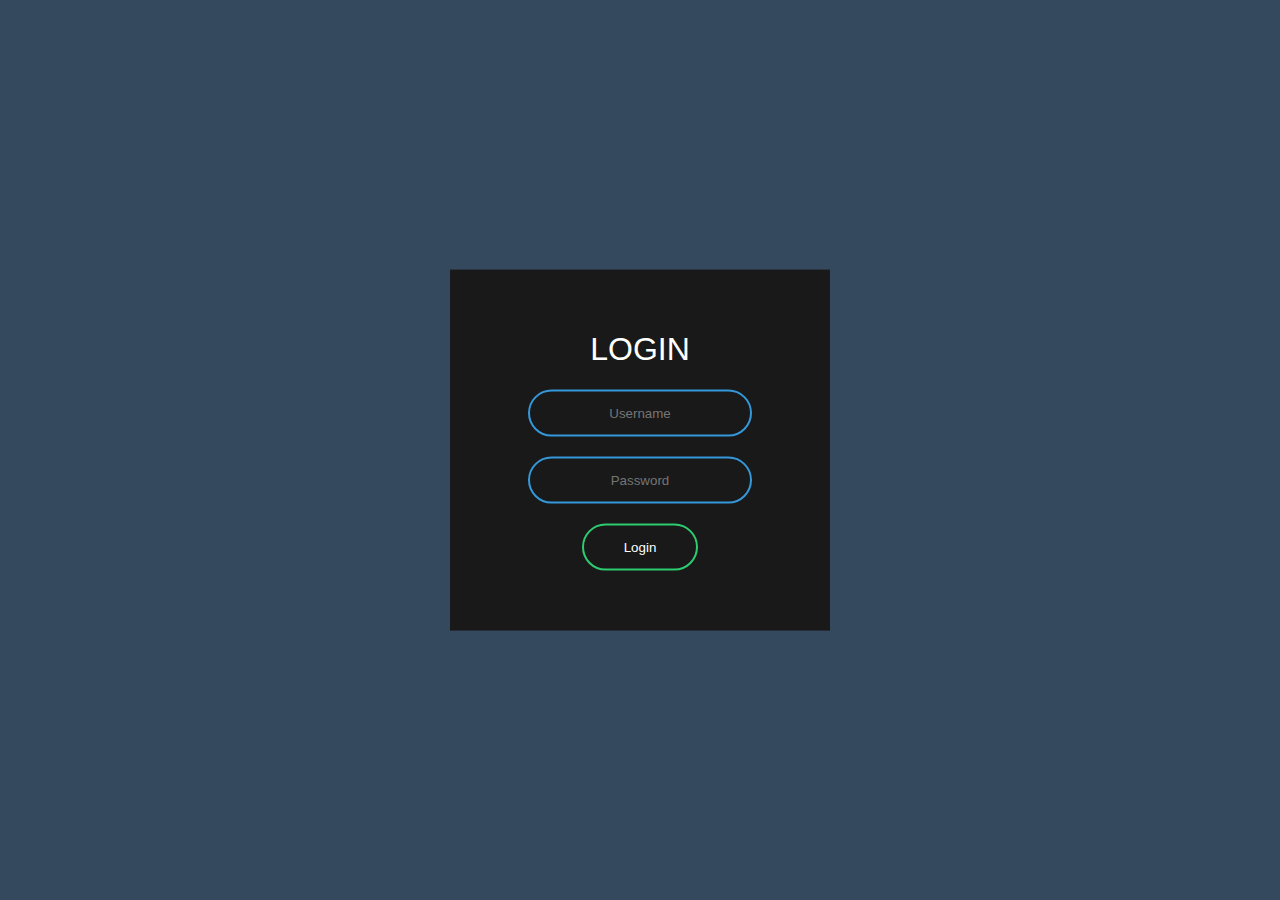
<file: Animated Login Form/index.html>
<!DOCTYPE html>
<html lang="en">
<head>
    <meta charset="UTF-8">
    <meta http-equiv="X-UA-Compatible" content="IE=edge">
    <meta name="viewport" content="width=device-width, initial-scale=1.0">
    <title>Document</title>
    <link rel="stylesheet" href="style.css">
</head>
<body>
    <form class="box" action="index.html" method="POST">
        <h1>Login</h1>
        <input type="text" name="" placeholder="Username">
        <input type="password" name="" placeholder="Password">
        <input type="submit" name="" value="Login">
    </form>
</body>
</html>
</file>
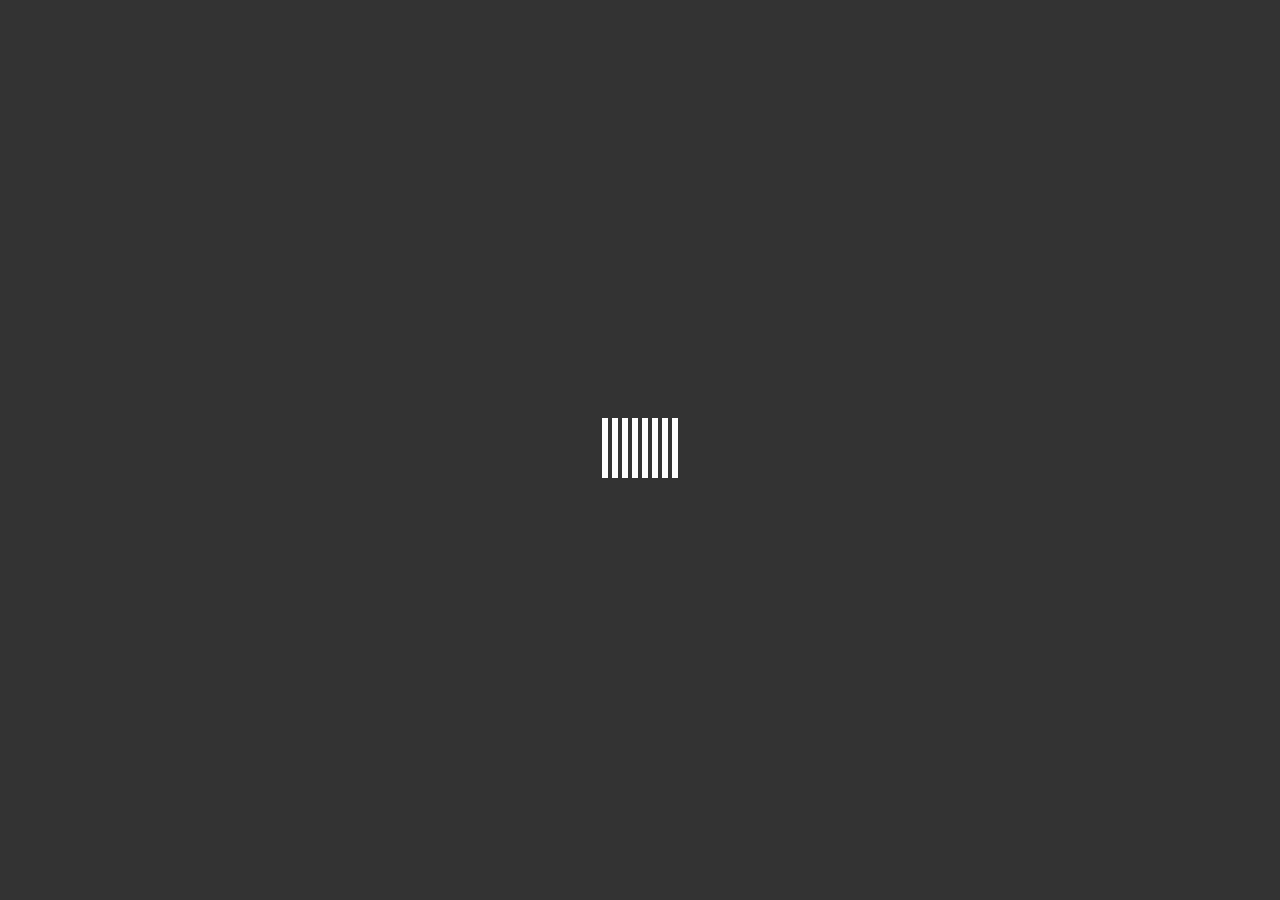
<file: Awesome loading screen/index.html>
<!DOCTYPE html>
<html lang="en">
<head>
    <meta charset="UTF-8">
    <meta http-equiv="X-UA-Compatible" content="IE=edge">
    <meta name="viewport" content="width=device-width, initial-scale=1.0">
    <title>Document</title>
    <link rel="stylesheet" href="style.css">
</head>
<body>
    <div class="middle">
        <div class="bar bar1"></div>
        <div class="bar bar2"></div>
        <div class="bar bar3"></div>
        <div class="bar bar4"></div>
        <div class="bar bar5"></div>
        <div class="bar bar6"></div>
        <div class="bar bar7"></div>
        <div class="bar bar8"></div>
    </div>
</body>
</html>
</file>
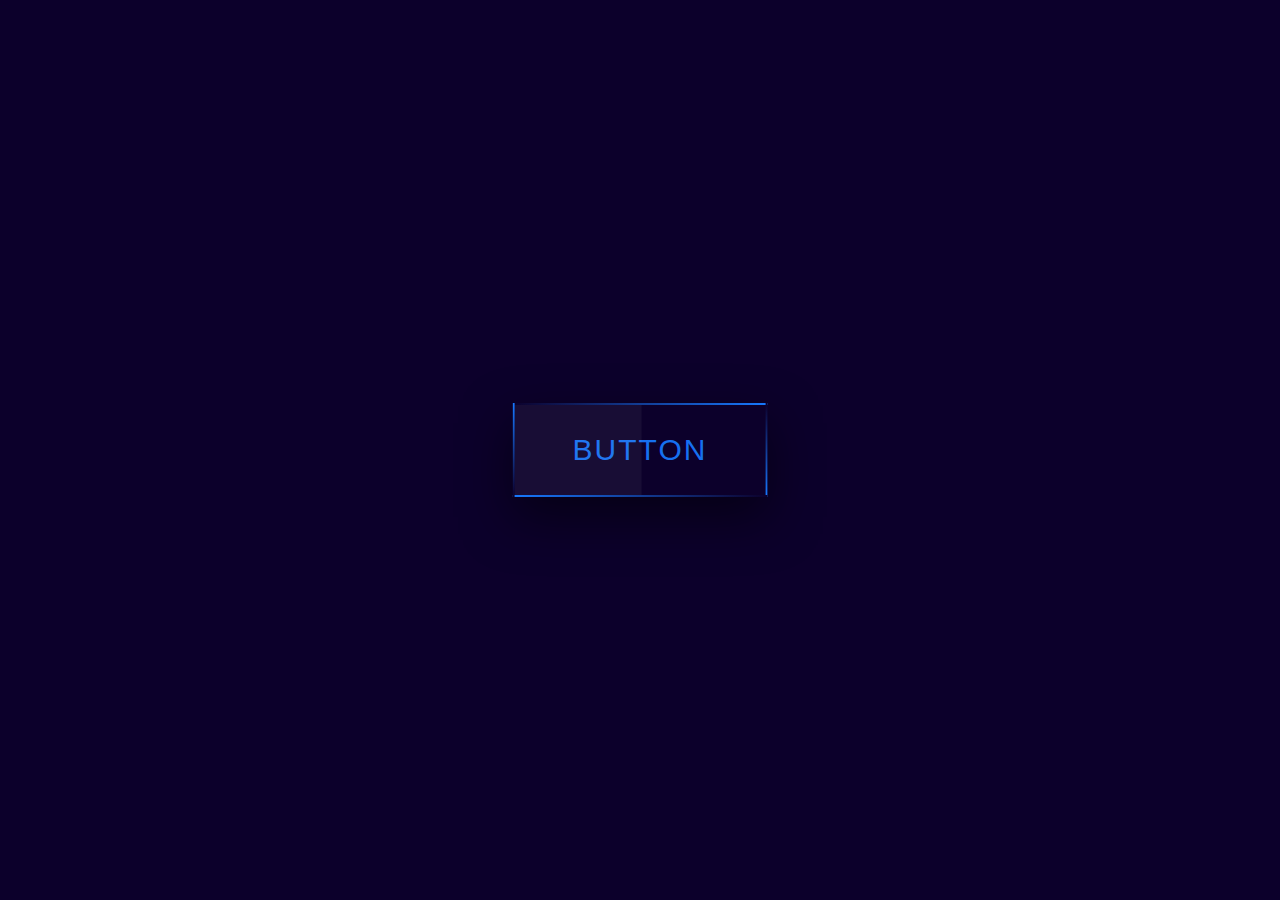
<file: Button Animation Effects/index.html>
<!DOCTYPE html>
<html lang="en">
<head>
    <meta charset="UTF-8">
    <meta http-equiv="X-UA-Compatible" content="IE=edge">
    <meta name="viewport" content="width=device-width, initial-scale=1.0">
    <title>Document</title>
    <link rel="stylesheet" href="style.css">
</head>
<body>
    <a href="#">
        <span></span>
        <span></span>
        <span></span>
        <span></span>
        Button
    </a>
</body>
</html>
</file>
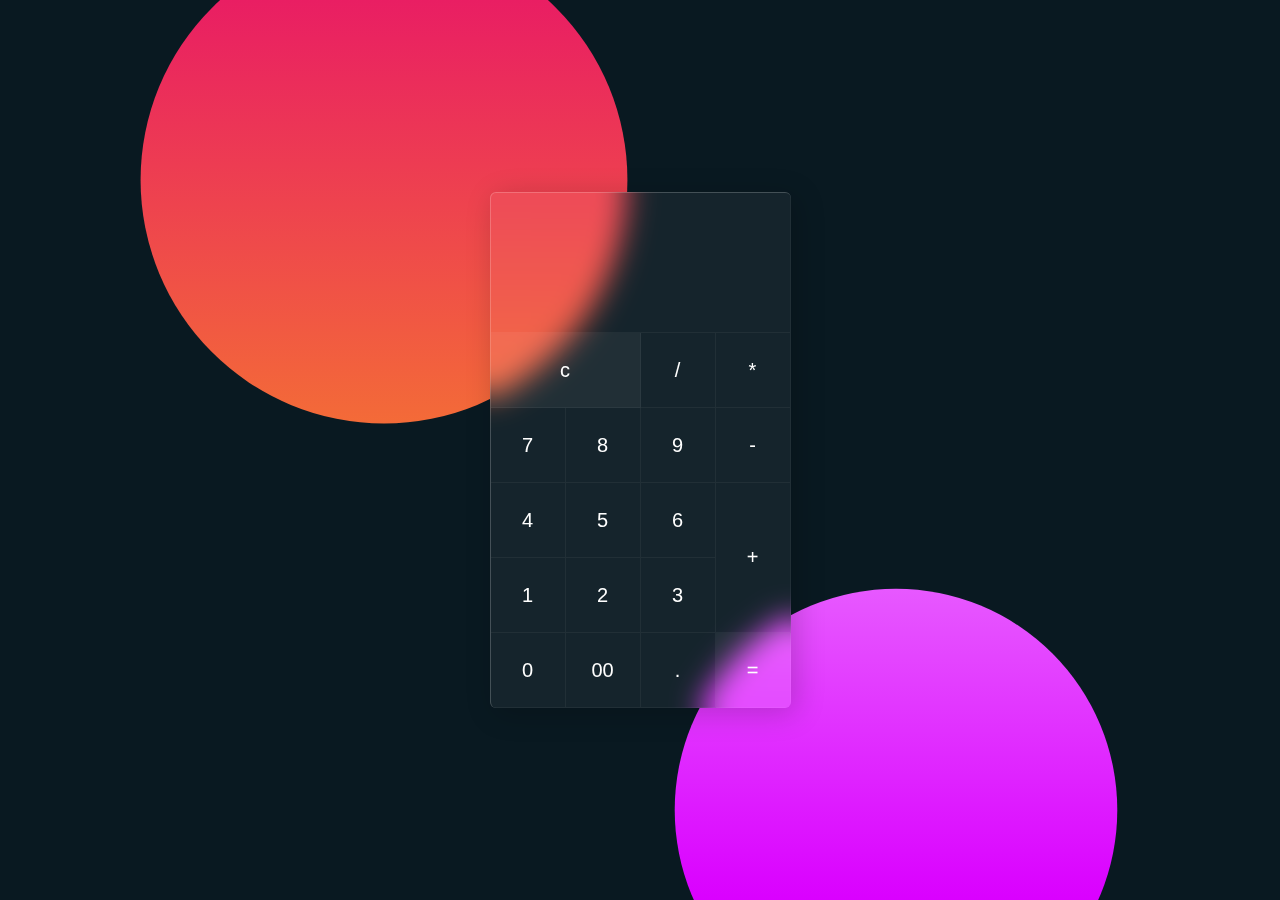
<file: Calc/index.html>
<!DOCTYPE html>
<html lang="en">
<head>
    <meta charset="UTF-8">
    <meta http-equiv="X-UA-Compatible" content="IE=edge">
    <meta name="viewport" content="width=device-width, initial-scale=1.0">
    <title>Calc</title>
    <link rel="stylesheet" href="style.css">
</head>
<body>
    <div class="container">
        <form class="calculator" name="calc">
            <input type="text" readonly class="value" name="txt"/>
            <span class="num clear" onclick="calc.txt.value = ''">c</span>
            <span class="num" onclick="document.calc.txt.value += '/'">/</span>
            <span class="num" onclick="document.calc.txt.value += '*'">*</span>
            <span class="num" onclick="document.calc.txt.value += '7'">7</span>
            <span class="num" onclick="document.calc.txt.value += '8'">8</span>
            <span class="num" onclick="document.calc.txt.value += '9'">9</span>
            <span class="num" onclick="document.calc.txt.value += '-'">-</span>
            <span class="num" onclick="document.calc.txt.value += '4'">4</span>
            <span class="num" onclick="document.calc.txt.value += '5'">5</span>
            <span class="num" onclick="document.calc.txt.value += '6'">6</span>
            <span class="num plus" onclick="document.calc.txt.value += '+'">+</span>
            <span class="num" onclick="document.calc.txt.value += '1'">1</span>
            <span class="num" onclick="document.calc.txt.value += '2'">2</span>
            <span class="num" onclick="document.calc.txt.value += '3'">3</span>
            <span class="num" onclick="document.calc.txt.value += '0'">0</span>
            <span class="num" onclick="document.calc.txt.value += '00'">00</span>
            <span class="num" onclick="document.calc.txt.value += '.'">.</span>
            <span class="num equal" onclick="document.calc.txt.value = eval(calc.txt.value)">=</span>
        </form>
    </div>
</body>
</html>
</file>
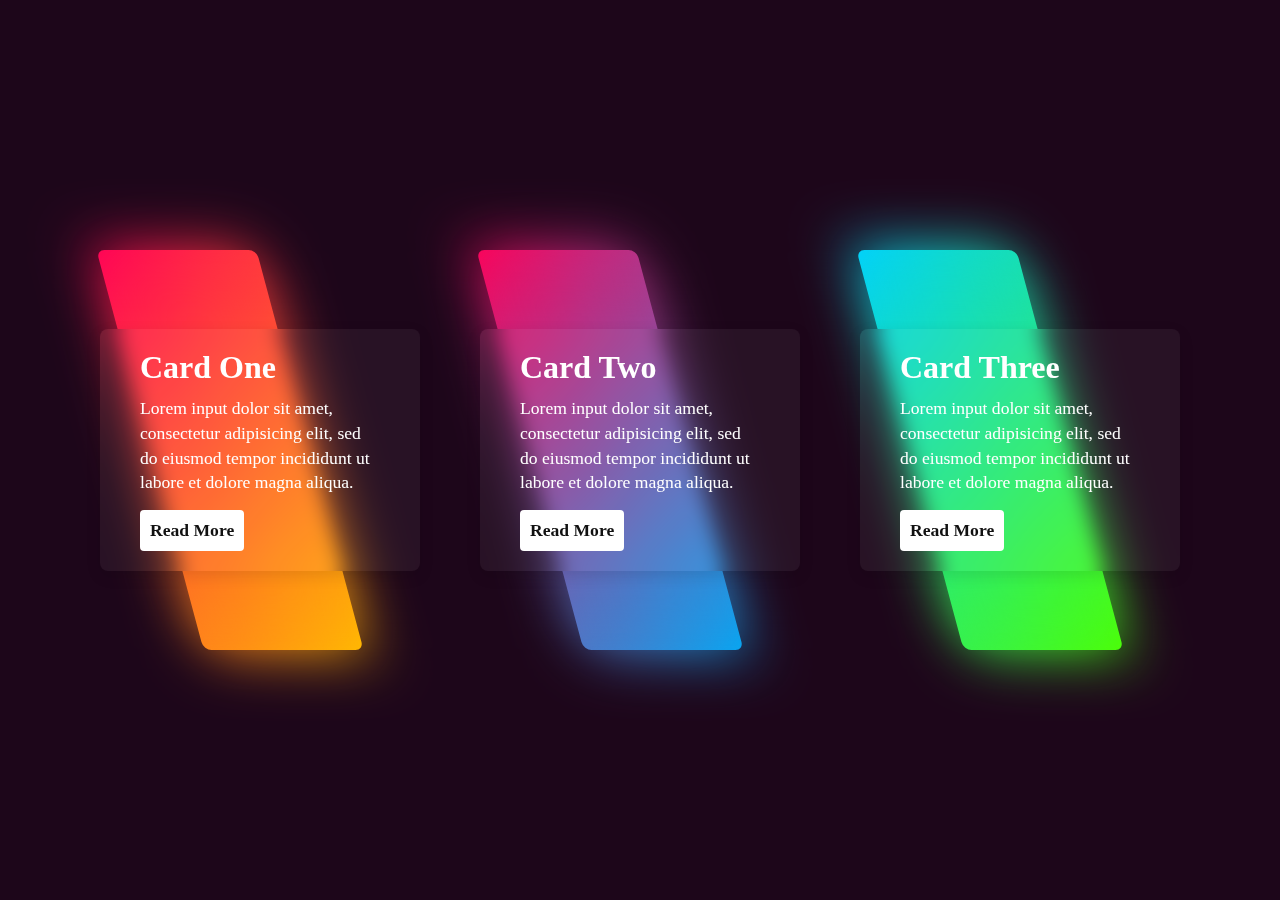
<file: Card Hover Effects/index.html>
<!DOCTYPE html>
<html lang="en">
<head>
    <meta charset="UTF-8">
    <meta http-equiv="X-UA-Compatible" content="IE=edge">
    <meta name="viewport" content="width=device-width, initial-scale=1.0">
    <title>Document</title>
    <link rel="stylesheet" href="style.css">
</head>
<body>
    <div class="container">
        <div class="box">
            <span></span>
            <div class="content">
                <h2>Card One</h2>
                <p>Lorem input dolor sit amet, consectetur adipisicing elit, sed do eiusmod tempor incididunt ut labore et dolore magna aliqua.</p>
                <a href="#">Read More</a>
            </div>
        </div>

        <div class="box">
            <span></span>
            <div class="content">
                <h2>Card Two</h2>
                <p>Lorem input dolor sit amet, consectetur adipisicing elit, sed do eiusmod tempor incididunt ut labore et dolore magna aliqua.</p>
                <a href="#">Read More</a>
            </div>
        </div>

        <div class="box">
            <span></span>
            <div class="content">
                <h2>Card Three</h2>
                <p>Lorem input dolor sit amet, consectetur adipisicing elit, sed do eiusmod tempor incididunt ut labore et dolore magna aliqua.</p>
                <a href="#">Read More</a>
            </div>
        </div>
    </div>
</body>
</html>
</file>
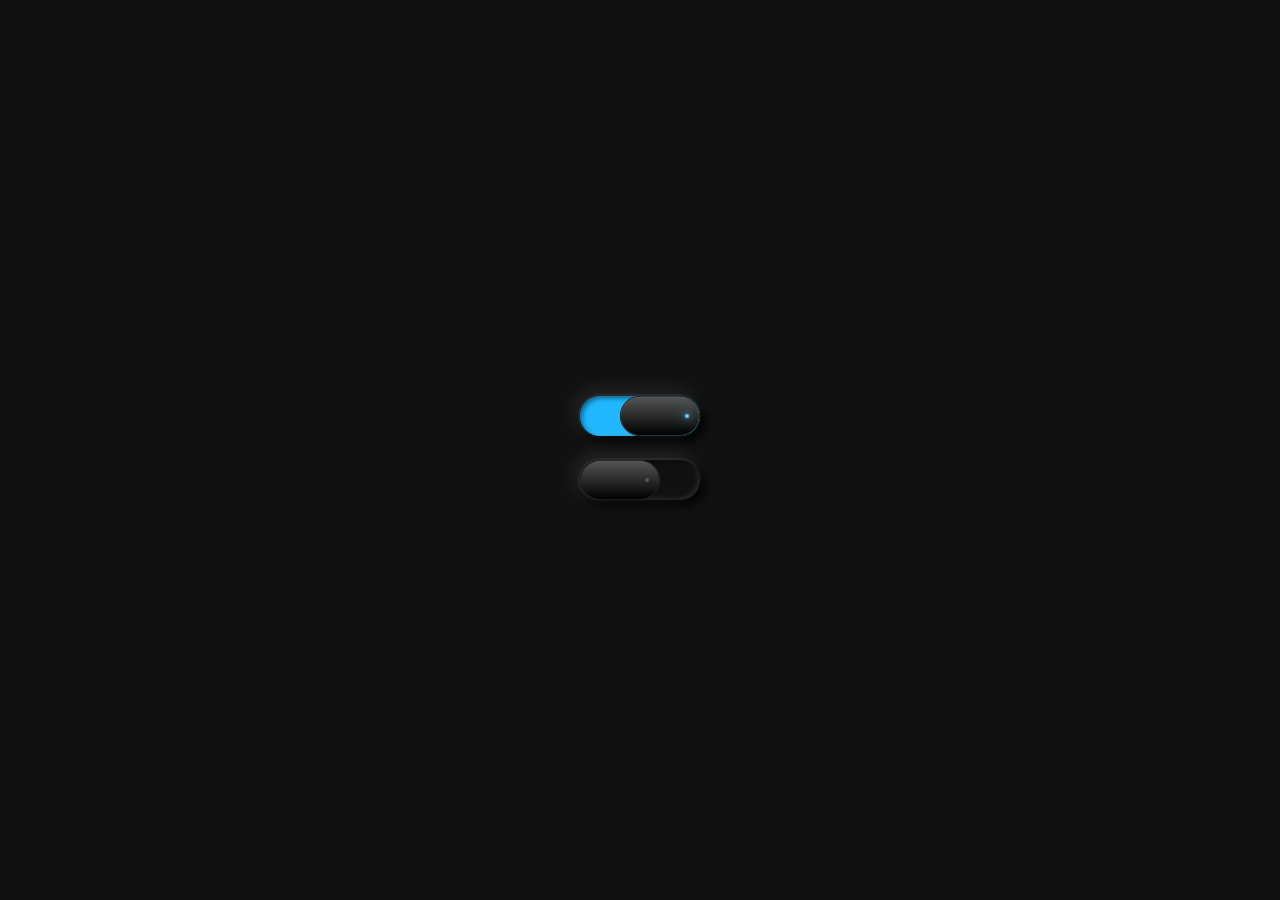
<file: Custom Radio Button/index.html>
<!DOCTYPE html>
<html lang="en">
<head>
    <meta charset="UTF-8">
    <meta http-equiv="X-UA-Compatible" content="IE=edge">
    <meta name="viewport" content="width=device-width, initial-scale=1.0">
    <title>Document</title>
    <link rel="stylesheet" href="style.css">
</head>
<body>
    <label><input type="radio" name="btn" checked></label>
    <label><input type="radio" name="btn"></label>
</body>
</html>
</file>
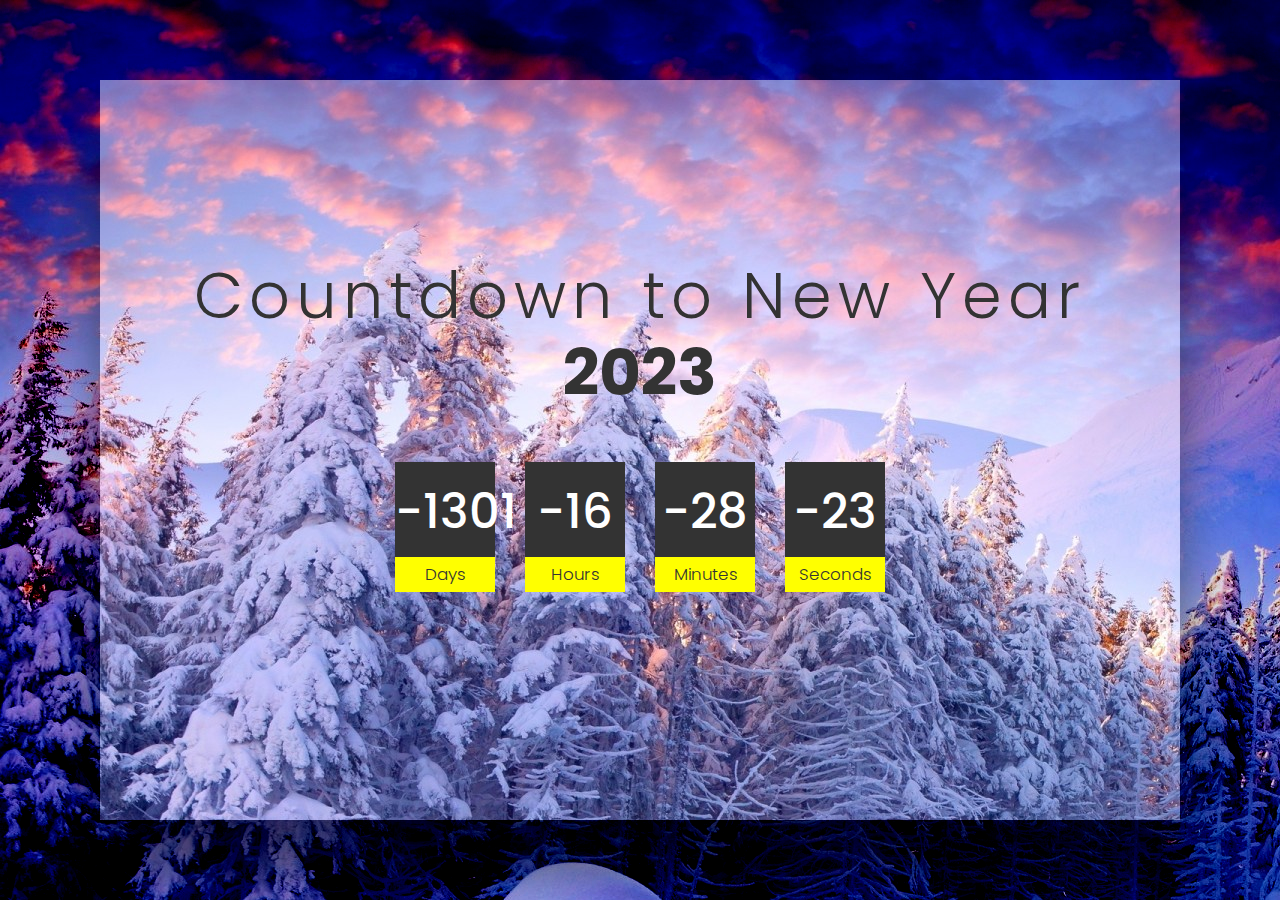
<file: Timer/index.html>
<!DOCTYPE html>
<html lang="en">
<head>
    <meta charset="UTF-8">
    <meta http-equiv="X-UA-Compatible" content="IE=edge">
    <meta name="viewport" content="width=device-width, initial-scale=1.0">
    <title>Document</title>
    <link rel="stylesheet" href="style.css">
</head>
<body>
    <div class="container">
        <h2><span>Countdown to New Year</span>2023</h2>
        <div class="countdown">
            <div class="days">
                <span id="days">NA</span>
            </div>
            <div class="hours">
                <span id="hours">NA</span>
            </div>
            <div class="minutes">
                <span id="minutes">NA</span>
            </div>
            <div class="seconds">
                <span id="seconds">NA</span>
            </div>
        </div>
    </div>

    <script src="script.js"></script>
</body>
</html>
</file>
<file: Animated Login Form/style.css>
body {
    margin: 0;
    padding: 0;
    font-family: sans-serif;
    background-color: #34495e;
}

.box {
    width: 300px;
    padding: 40px;
    position: absolute;
    top: 50%;
    left: 50%;
    transform: translate(-50%, -50%);
    background-color: #191919;
    text-align: center;
}

.box h1{
    color: white;
    text-transform: uppercase;
    font-weight: 500;
}

.box input[type="text"],
.box input[type="password"] {
    border: 0;
    background: none;
    display: block;
    margin: 20px auto;
    text-align: center;
    border: 2px solid #3498db;
    padding: 14px 10px;
    width: 200px;
    outline: none;
    color: white;
    border-radius: 24px;
    transition: 0.25s;
}

.box input[type="text"]:focus,
.box input[type="password"]:focus {
    width: 280px;
    border-color: #2ecc71;
}

.box input[type="submit"] {
    border: 0;
    background: none;
    display: block;
    margin: 20px auto;
    text-align: center;
    border: 2px solid #2ecc71;
    padding: 14px 40px;
    outline: none;
    color: white;
    border-radius: 24px;
    transition: 0.25s;
    cursor: pointer;
}

.box input[type="submit"]:hover {
    background: #2ecc71;
}
</file>
<file: Awesome loading screen/style.css>
body {
    margin: 0;
    padding: 0;
    background: #333;
}

.middle {
    position: absolute;
    top: 50%;
    left: 50%;
    transform: translate(-50%, -50%);
}

.bar {
    width: 6px;
    height: 60px;
    background: white;
    display: inline-block;
    transform-origin: bottom center;
    animation: loading 1.5s ease-in-out infinite;
}

.bar1 {
    animation-delay: 0.1s;
}

.bar2 {
    animation-delay: 0.2s;
}

.bar3 {
    animation-delay: 0.3s;
}

.bar4 {
    animation-delay: 0.4s;
}

.bar5 {
    animation-delay: 0.5s;
}

.bar6 {
    animation-delay: 0.6s;
}

.bar7 {
    animation-delay: 0.7s;
}

.bar8 {
    animation-delay: 0.8s;
}

@keyframes loading {
    0% {
        transform: scaleY(0.1);
        background: #fff;
    }
    50% {
        transform: scaleY(1);
        background: #2ecc71;
    }
    100% {
        transform: scaleY(0.1);
        background: transparent;
    }
}
</file>
<file: Button Animation Effects/style.css>
body {
    margin: 0;
    padding: 0;
    background: #0c002b;
    font-family: sans-serif;
}

a {
    position: absolute;
    top: 50%;
    left: 50%;
    transform: translate(-50%, -50%);
    color: #1670f0;
    padding: 30px 60px;
    font-size: 30px;
    letter-spacing: 2px;
    text-transform: uppercase;
    text-decoration: none;
    box-shadow: 0 20px 50px rgb(0, 0, 0, 0.5);
    overflow: hidden;
}

a:before {
    content: '';
    position: absolute;
    top: 2px;
    left: 2px;
    bottom: 2px;
    width: 50%;
    background: rgba(255, 255, 255, 0.05);
}

a span:nth-child(1) {
    position: absolute;
    top: 0;
    left: 0;
    width: 100%;
    height: 2px;
    background: linear-gradient(to right, #0c002b, #1779ff);

    animation: animate1 2s linear infinite;
}

@keyframes animate1 {
    0% {
        transform: translateX(-100%);
    }
    100% {
        transform: translateX(100%);
    }
}

a span:nth-child(2) {
    position: absolute;
    top: 0;
    right: 0;
    width: 2px;
    height: 100%;
    background: linear-gradient(to bottom, #0c002b, #1779ff);

    animation: animate2 2s linear infinite;
    animation-delay: 1s;
}

@keyframes animate2 {
    0% {
        transform: translateY(-100%);
    }
    100% {
        transform: translateY(100%);
    }
}

a span:nth-child(3) {
    position: absolute;
    bottom: 0;
    left: 0;
    width: 100%;
    height: 2px;
    background: linear-gradient(to left, #0c002b, #1779ff);

    animation: animate3 2s linear infinite;
}

@keyframes animate3 {
    0% {
        transform: translateX(100%);
    }
    100% {
        transform: translateX(-100%);
    }
}

a span:nth-child(4) {
    position: absolute;
    top: 0;
    left: 0;
    width: 2px;
    height: 100%;
    background: linear-gradient(to top, #0c002b, #1779ff);

    animation: animate4 2s linear infinite;
    animation-delay: 1s;
}

@keyframes animate4 {
    0% {
        transform: translateY(100%);
    }
    100% {
        transform: translateY(-100%);
    }
}
</file>
<file: Calc/style.css>
* {
    margin: 0;
    padding: 0;
    box-sizing: border-box;
    font-family: 'Quick-sand', sans-serif;
}

body {
    display: flex;
    justify-content: center;
    align-items: center;
    min-height: 100vh;
    background-color: #091921;
}

body::before {
    content: '';
    position: absolute;
    top: 0;
    left: 0;
    width: 100%;
    height: 100%;
    background: linear-gradient(#e91e63, #ffc107);
    clip-path: circle(22% at 30% 20%);
}

body::after {
    content: '';
    position: absolute;
    top: 0;
    left: 0;
    width: 100%;
    height: 100%;
    background: linear-gradient(#fff, #da00ff);
    clip-path: circle(20% at 70% 90%);
}

.container {
    position: relative;
    background: rgba(255, 255, 255, 0.05);
    border-radius: 6px;
    overflow: hidden;
    z-index: 10;
    backdrop-filter: blur(15px);
    border-top: 1px solid rgba(255, 255, 255, 0.2);
    border-left: 1px solid rgba(255, 255, 255, 0.2);
    box-shadow: 5px 5px 30px rgba(0, 0, 0, 0.2);
}

.container .calculator {
    position: relative;
    display: grid;
}

.container .calculator .value {
    grid-column: span 4;
    height: 140px;
    width: 300px;
    text-align: right;
    border: none;
    outline: none;
    padding: 10px;
    font-size: 30px;
    background: transparent;
    color: #fff;
    border-bottom: 1px solid rgba(255, 255, 255, 0.05);
    border-right: 1px solid rgba(255, 255, 255, 0.05);

}

.container .calculator span {
    display: grid;
    place-items: center;
    width: 75px;
    height: 75px;
    color: #fff;
    font-weight: 400;
    cursor: pointer;
    font-size: 20px;
    user-select: none;
    border-bottom: 1px solid rgba(255, 255, 255, 0.05);
    border-right: 1px solid rgba(255, 255, 255, 0.05);
    transition: 0.5s;
}

.container .calculator span:hover {
    transition: 0s;
    background-color: rgba(255, 255, 255, 0.05);
}

.container .calculator span:active {
    background: #14ff47;
    color: #192f00;
    font-size: 24px;
    font-weight: 500;
}

.container .calculator .clear {
    grid-column: span 2;
    width: 150px;
    background: rgba(255, 255, 255, 0.05);
}

.container .calculator .plus {
    grid-row: span 2;
    height: 150px;
}

.equal {
    background: rgba(255, 255, 255, 0.05);
}
</file>
<file: Card Hover Effects/style.css>
* {
    margin: 0;
    padding: 0;
    box-sizing: border-box;
    font-family: consolas;
}

body {
    display: flex;
    justify-content: center;
    align-items: center;
    min-height: 100vh;
    background:  #1d061a;
}

.container {
    display: flex;
    justify-content: center;
    align-items: center;
    flex-wrap: wrap;
    padding: 40px 0;
}

.container .box {
    position: relative;
    width: 320px;
    height: 400px;
    display: flex;
    justify-content: center;
    align-items: center;
    margin: 40px 30px;
    transition: 0.5s;
}

.container .box::before {
    content: '';
    position: absolute;
    top: 0;
    left: 50px;
    width: 50%;
    height: 100%;
    background: #fff;
    border-radius: 8px;
    transform: skewX(15deg);
    transition: 0.5s;
}

.container .box::after {
    content: '';
    position: absolute;
    top: 0;
    left: 50px;
    width: 50%;
    height: 100%;
    background: #fff;
    border-radius: 8px;
    transform: skewX(15deg);
    transition: 0.5s;
    filter: blur(30px);
    transition: 0.5s;
}

.container .box:hover::before,
.container .box:hover::after {
    transform: skewX(0deg);
    left: 20px;
    width: calc(100% - 90px);
}

.container .box:nth-child(1)::before,
.container .box:nth-child(1)::after {
    background: linear-gradient(315deg, #ffbc00, #ff0058);
}

.container .box:nth-child(2)::before,
.container .box:nth-child(2)::after {
    background: linear-gradient(315deg, #03a9f4, #ff0058);
}

.container .box:nth-child(3)::before,
.container .box:nth-child(3)::after {
    background: linear-gradient(315deg, #4dff03, #00d0ff);
}

.container .box span {
    display: block;
    position: absolute;
    top: 0;
    left: 0;
    right: 0;
    bottom: 0;
    z-index: 50;
    pointer-events: none;
}

.container .box span::before {
    content: '';
    position: absolute;
    top: 0;
    left: 0;
    width: 100%;
    height: 100%;
    border-radius: 8px;
    background: rgba(255, 255, 255, 0.1);
    backdrop-filter: blur(10px);
    opacity: 0;
    transition: 0.5s;
    animation: animate 2s ease-in-out infinite;
    box-shadow: - 5px 15px rgba(0, 0, 0, 0, 0.05);
}

.container .box:hover span::before {
    top: -50px;
    left: 50px;
    width: 100px;
    height: 100px;
    opacity: 1;
}

.container .box span::after {
    content: '';
    position: absolute;
    bottom: 0;
    right: 0;
    width: 100%;
    height: 100%;
    border-radius: 8px;
    background: rgba(255, 255, 255, 0.1);
    backdrop-filter: blur(10px);
    opacity: 0;
    transition: 0.5s;
    animation: animate 2s ease-in-out infinite;
    box-shadow: - 5px 15px rgba(0, 0, 0, 0, 0.05);
    animation-delay: -1s;
}

.container .box:hover span::after {
    bottom: -50px;
    right: 50px;
    width: 100px;
    height: 100px;
    opacity: 1;
}

@keyframes animate {
    0%, 100% {
        transform: translateY(10px);
    }
    50% {
        transform: translateY(-10px);
    }
}

.container .box .content {
    position: relative;
    left: 0;
    padding: 20px 40px;
    background: rgba(255, 255, 255, 0.05);
    box-shadow: 0 5px 15px rgba(0, 0, 0, 0.1);
    border-radius: 8px;
    backdrop-filter: blur(10px);
    z-index: 1;
    transition: 0.5s;
    color: #fff;
}

.container .box:hover .content {
    left: -25px;
    padding: 60px 40px;
}

.container .box .content h2 {
    font-size: 2em;
    color: #fff;
    margin-bottom: 10px;
}

.container .box .content p {
    font-size: 1.1em;
    margin-bottom: 10px;
    line-height: 1.4em;
}

.container .box .content a {
    display: inline-block;
    font-size: 1.1em;
    color: #111;
    background: #fff;
    padding: 10px;
    border-radius: 4px;
    text-decoration: none;
    font-weight: 700;
    margin-top: 5px;
}
</file>
<file: Custom Radio Button/style.css>
* {
    margin: 0;
    padding: 0;

}

body {
    display: flex;
    justify-content: center;
    align-items: center;
    min-height: 100vh;
    background-color: #111;
    flex-direction: column;
}

input[type="radio"] {
    position: relative;
    width: 120px;
    height: 40px;
    margin: 10px;
    outline: none;
    background-color: #111;
    -webkit-appearance: none;
    cursor: pointer;
    border-radius: 20px;
    box-shadow: -5px -5px 20px rgba(255, 255, 255, 0.1),
                5px 5px 10px rgba(0, 0, 0, 1),
                inset -2px -2px 5px rgba(255, 255, 255, 0.1),
                inset 2px 2px 5px rgba(0, 0, 0, 0.5),
                0 0 0 2px #1f1f1f;
    transition: 0.5s;
}

input[type="radio"]:checked {
    background-color: #20b7ff;
}

input[type="radio"]::before {
    content: '';
    position: absolute;
    top: 0;
    left: 0;
    width: 80px;
    height: 40px;
    background: linear-gradient(to top, #000, #555);
    border-radius: 20px;
    box-shadow: 0 0 0 1px #232323;
    transform: scale(0.98, 0.96);
    transition: 0.5s;
}

input[type="radio"]:checked::before {
    left: 40px;
}

input[type="radio"]::after {
    content: '';
    position: absolute;
    left: 65px;
    top: calc(50% - 2px);
    width: 4px;
    height: 4px;
    border-radius: 50%;
    background-color: #555;
    transition: 0.5s;
}

input[type="radio"]:checked::after {
    left: calc(65px + 40px);
    background-color: #63cdff;
    box-shadow: 0 0 5px #63cdff,
                0 0 15px #63cdff,
                0 0 30px #63cdff;
}
</file>
<file: Timer/style.css>
@import url('https://fonts.googleapis.com/css?family=Poppins:100,200,300,400,500,600,700,800,900');

* {
    margin: 0;
    padding: 0;
    font-family: 'Poppins', sans-serif;
}

body {
    background: #000 url('img/bg.jpg');
    background-attachment: fixed;
    background-blend-mode: hard-light;
}

.container {
    position: absolute;
    top: 80px;
    left: 100px;
    right: 100px;
    bottom: 80px;
    background: url('img/bg.jpg');
    background-attachment: fixed;
    display: flex;
    justify-content: center;
    align-items: center;
    flex-direction: column;
    box-shadow: 0 50px 50px rgba(0, 0, 0, 0.5),
                0 0 0 100px rgba(0, 0, 0, .1);
}

.container h2 {
    text-align: center;
    font-size: 4em;
    line-height: 1.2em;
    color: #333;
    margin-top: -80px;
}

.container h2 span {
    display: block;
    font-weight: 300;
    letter-spacing: 6px;
    font-style: 0.2em;
}

.countdown {
    display: flex;
    margin-top: 50px;
}

.countdown div {
    position: relative;
    width: 100px;
    height: 100px;
    line-height: 100px;
    text-align: center;
    background: #333;
    color: #fff;
    margin: 0 15px;
    font-size: 3em;
    font-weight: 500;
}

.countdown div::before {
    content: '';
    position: absolute;
    bottom: -30px;
    left: 0;
    width: 100%;
    height: 35px;
    background: #ff0;
    color: #333;
    font-size: 0.35em;
    line-height: 35px;
    font-weight: 300;
}

.countdown .days::before {
    content: 'Days';
}

.countdown .hours::before {
    content: 'Hours';
}

.countdown .minutes::before {
    content: 'Minutes';
}

.countdown .seconds::before {
    content: 'Seconds';
}
</file>
